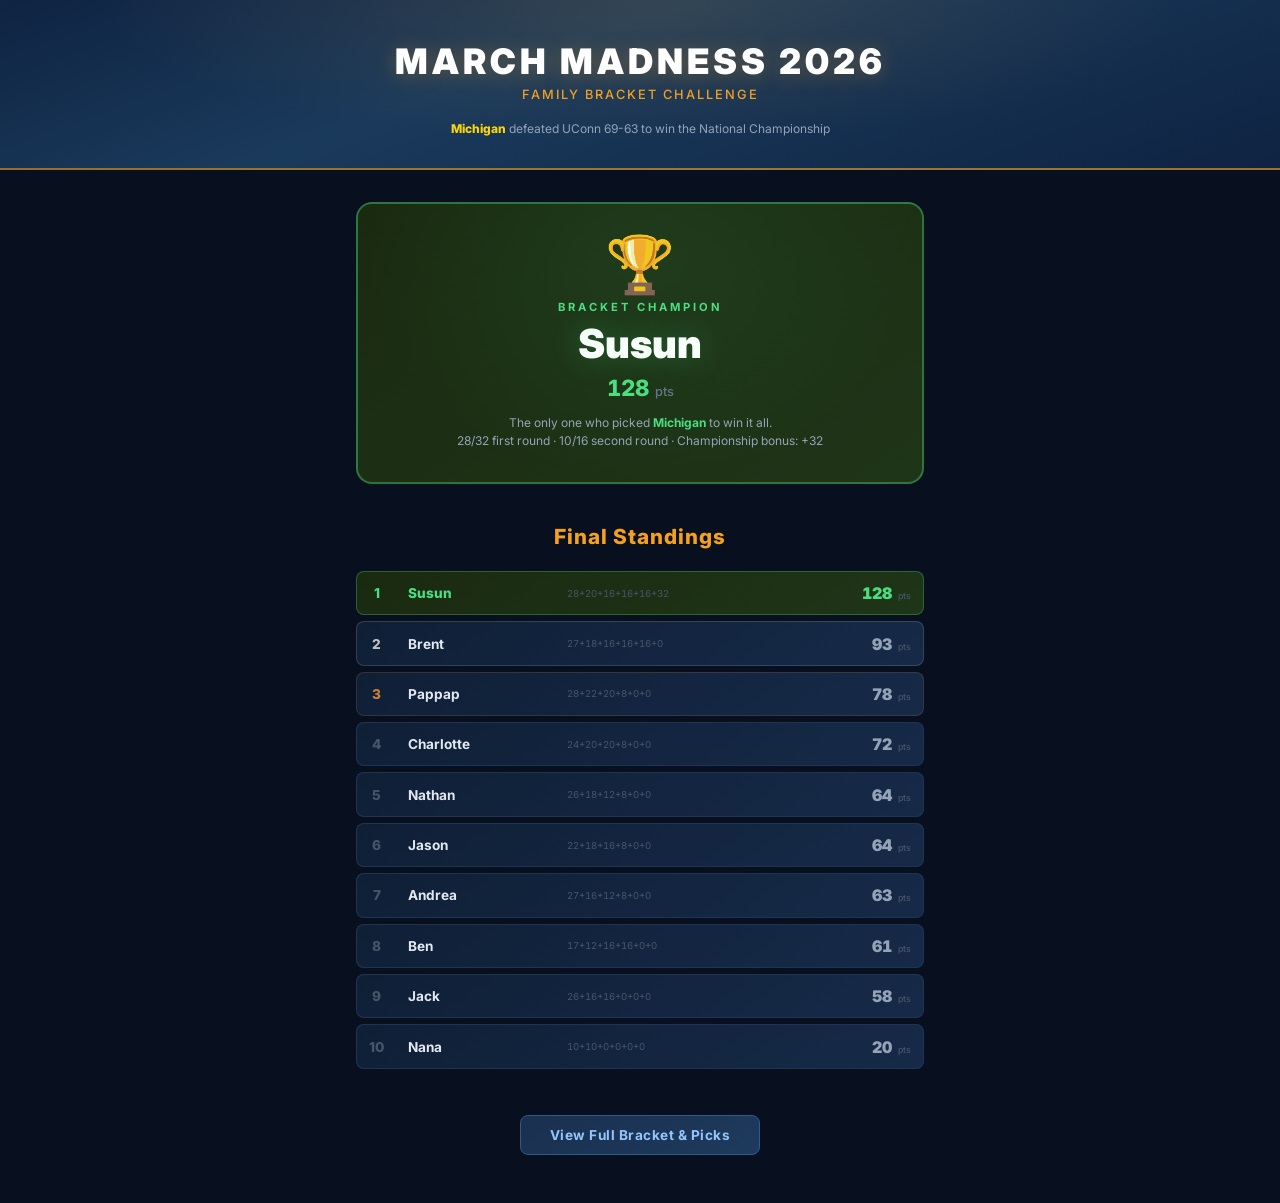
<file: index.html>
<!DOCTYPE html>
<html lang="en">
<head>
  <meta charset="UTF-8">
  <meta name="viewport" content="width=device-width, initial-scale=1.0">
  <title>March Madness 2026 — Family Bracket Challenge</title>
  <link rel="stylesheet" href="styles.css?v=25">
  <style>
    /* ── Victory Landing Page ────────────────── */
    .victory-header {
      background: linear-gradient(160deg, #0f2342 0%, #1a3a5c 40%, #0f2342 100%);
      border-bottom: 2px solid rgba(244, 160, 32, 0.6);
      padding: 2.5rem 1rem 2rem;
      text-align: center;
      position: relative;
      overflow: hidden;
    }
    .victory-header::before {
      content: '';
      position: absolute;
      inset: 0;
      background: radial-gradient(ellipse at 50% 0%, rgba(244, 160, 32, 0.12) 0%, transparent 60%);
      pointer-events: none;
    }
    .victory-header h1 {
      font-size: 2.2rem;
      font-weight: 900;
      color: #fff;
      letter-spacing: 4px;
      text-shadow: 0 2px 20px rgba(244, 160, 32, 0.3);
      position: relative;
    }
    .victory-header .subtitle {
      color: #f4a020;
      font-size: 0.8rem;
      font-weight: 500;
      margin-top: 0.3rem;
      letter-spacing: 2px;
      text-transform: uppercase;
      position: relative;
    }
    .tournament-result {
      margin-top: 1.2rem;
      font-size: 0.75rem;
      color: #94a3b8;
      position: relative;
    }
    .tournament-result strong {
      color: #ffd700;
      font-weight: 800;
    }

    /* ── Champion Banner ─────────────────────── */
    .champion-banner {
      max-width: 600px;
      margin: 2rem auto 0;
      padding: 0 1rem;
      text-align: center;
    }
    .champion-card {
      background: linear-gradient(145deg, #1a2a10, #1f3518);
      border: 2px solid rgba(74, 222, 128, 0.4);
      border-radius: 16px;
      padding: 2rem 1.5rem;
      position: relative;
      overflow: hidden;
    }
    .champion-card::before {
      content: '';
      position: absolute;
      inset: 0;
      background: radial-gradient(ellipse at 50% 20%, rgba(74, 222, 128, 0.08) 0%, transparent 70%);
      pointer-events: none;
    }
    .champion-trophy {
      font-size: 3.5rem;
      line-height: 1;
      margin-bottom: 0.5rem;
    }
    .champion-label {
      font-size: 0.7rem;
      font-weight: 700;
      letter-spacing: 3px;
      text-transform: uppercase;
      color: #4ade80;
      margin-bottom: 0.3rem;
    }
    .champion-name {
      font-size: 2.5rem;
      font-weight: 900;
      color: #fff;
      text-shadow: 0 0 30px rgba(74, 222, 128, 0.3);
      margin-bottom: 0.4rem;
    }
    .champion-score {
      font-size: 1.4rem;
      font-weight: 800;
      color: #4ade80;
      font-variant-numeric: tabular-nums;
    }
    .champion-score span {
      font-size: 0.8rem;
      font-weight: 500;
      color: #64748b;
    }
    .champion-detail {
      margin-top: 0.8rem;
      font-size: 0.75rem;
      color: #94a3b8;
      line-height: 1.5;
    }
    .champion-detail strong {
      color: #4ade80;
    }

    /* ── Final Leaderboard ───────────────────── */
    .final-leaderboard {
      max-width: 600px;
      margin: 2.5rem auto;
      padding: 0 1rem;
    }
    .final-leaderboard h2 {
      font-size: 1.3rem;
      font-weight: 800;
      color: #f4a020;
      text-align: center;
      letter-spacing: 1px;
      margin-bottom: 1rem;
    }
    .final-lb-table {
      width: 100%;
      border-collapse: separate;
      border-spacing: 0 6px;
    }
    .final-lb-row {
      background: linear-gradient(145deg, #0f1f36, #162a48);
      border-radius: 8px;
    }
    .final-lb-row td {
      padding: 0.7rem 0.75rem;
      border: 1px solid #1e3450;
      border-left: none;
      border-right: none;
    }
    .final-lb-row td:first-child {
      border-left: 1px solid #1e3450;
      border-radius: 8px 0 0 8px;
    }
    .final-lb-row td:last-child {
      border-right: 1px solid #1e3450;
      border-radius: 0 8px 8px 0;
    }
    .final-lb-row.rank-1 {
      background: linear-gradient(145deg, #1a2a10, #1f3518);
      border-color: rgba(74, 222, 128, 0.3);
    }
    .final-lb-row.rank-1 td {
      border-color: rgba(74, 222, 128, 0.3);
    }
    .final-lb-row.rank-2 td { border-color: rgba(192, 192, 192, 0.2); }
    .final-lb-row.rank-3 td { border-color: rgba(205, 127, 50, 0.2); }

    .lb-rank {
      font-size: 0.85rem;
      font-weight: 800;
      color: #475569;
      text-align: center;
      width: 32px;
    }
    .rank-1 .lb-rank { color: #4ade80; }
    .rank-2 .lb-rank { color: #c0c0c0; }
    .rank-3 .lb-rank { color: #cd7f32; }

    .lb-name {
      font-size: 0.85rem;
      font-weight: 700;
      color: #e2e8f0;
    }
    .rank-1 .lb-name { color: #4ade80; font-weight: 800; }

    .lb-pts {
      font-size: 1rem;
      font-weight: 900;
      color: #94a3b8;
      text-align: right;
      font-variant-numeric: tabular-nums;
      white-space: nowrap;
    }
    .rank-1 .lb-pts { color: #4ade80; }
    .lb-pts-label {
      font-size: 0.55rem;
      font-weight: 500;
      color: #475569;
      margin-left: 2px;
    }

    .lb-breakdown {
      font-size: 0.6rem;
      color: #475569;
      font-variant-numeric: tabular-nums;
      white-space: nowrap;
    }

    /* ── Picks images ────────────────────────── */
    .picks-gallery {
      max-width: 600px;
      margin: 0 auto 2.5rem;
      padding: 0 1rem;
    }
    .picks-gallery h2 {
      font-size: 1.3rem;
      font-weight: 800;
      color: #f4a020;
      text-align: center;
      letter-spacing: 1px;
      margin-bottom: 1rem;
    }
    .picks-grid {
      display: grid;
      grid-template-columns: repeat(auto-fill, minmax(100px, 1fr));
      gap: 0.75rem;
    }
    .pick-thumb {
      text-align: center;
      text-decoration: none;
    }
    .pick-thumb img {
      width: 100%;
      aspect-ratio: 1;
      object-fit: cover;
      border-radius: 8px;
      border: 2px solid #1e3450;
      transition: border-color 0.2s, transform 0.2s;
    }
    .pick-thumb:hover img {
      border-color: #f4a020;
      transform: scale(1.05);
    }
    .pick-thumb .pick-label {
      display: block;
      margin-top: 0.3rem;
      font-size: 0.65rem;
      font-weight: 700;
      color: #94a3b8;
    }

    /* ── Nav link to bracket ─────────────────── */
    .nav-links {
      text-align: center;
      margin: 2rem 0 3rem;
    }
    .nav-link {
      display: inline-block;
      padding: 0.7rem 1.8rem;
      background: linear-gradient(145deg, #1a3050, #1e3a5c);
      border: 1px solid #2d5a8f;
      border-radius: 8px;
      color: #93c5fd;
      font-size: 0.85rem;
      font-weight: 700;
      text-decoration: none;
      letter-spacing: 0.5px;
      transition: all 0.2s;
    }
    .nav-link:hover {
      background: linear-gradient(145deg, #1e3a5c, #234670);
      border-color: #60a5fa;
      color: #fff;
      box-shadow: 0 4px 20px rgba(59, 130, 246, 0.2);
    }

    @media (max-width: 768px) {
      .victory-header h1 { font-size: 1.5rem; letter-spacing: 2px; }
      .victory-header { padding: 1.5rem 0.5rem 1.2rem; }
      .champion-name { font-size: 1.8rem; }
      .champion-trophy { font-size: 2.5rem; }
      .champion-card { padding: 1.5rem 1rem; }
      .lb-breakdown { display: none; }
    }
  </style>
</head>
<body>

  <div class="victory-header">
    <h1>MARCH MADNESS 2026</h1>
    <div class="subtitle">Family Bracket Challenge</div>
    <div class="tournament-result">
      <strong>Michigan</strong> defeated UConn 69-63 to win the National Championship
    </div>
  </div>

  <div class="champion-banner">
    <div class="champion-card">
      <div class="champion-trophy">&#127942;</div>
      <div class="champion-label">Bracket Champion</div>
      <div class="champion-name">Susun</div>
      <div class="champion-score">128 <span>pts</span></div>
      <div class="champion-detail">
        The only one who picked <strong>Michigan</strong> to win it all.<br>
        28/32 first round &middot; 10/16 second round &middot; Championship bonus: +32
      </div>
    </div>
  </div>

  <section class="final-leaderboard">
    <h2>Final Standings</h2>
    <table class="final-lb-table">
      <tr class="final-lb-row rank-1">
        <td class="lb-rank">1</td>
        <td class="lb-name">Susun</td>
        <td class="lb-breakdown">28+20+16+16+16+32</td>
        <td class="lb-pts">128 <span class="lb-pts-label">pts</span></td>
      </tr>
      <tr class="final-lb-row rank-2">
        <td class="lb-rank">2</td>
        <td class="lb-name">Brent</td>
        <td class="lb-breakdown">27+18+16+16+16+0</td>
        <td class="lb-pts">93 <span class="lb-pts-label">pts</span></td>
      </tr>
      <tr class="final-lb-row rank-3">
        <td class="lb-rank">3</td>
        <td class="lb-name">Pappap</td>
        <td class="lb-breakdown">28+22+20+8+0+0</td>
        <td class="lb-pts">78 <span class="lb-pts-label">pts</span></td>
      </tr>
      <tr class="final-lb-row">
        <td class="lb-rank">4</td>
        <td class="lb-name">Charlotte</td>
        <td class="lb-breakdown">24+20+20+8+0+0</td>
        <td class="lb-pts">72 <span class="lb-pts-label">pts</span></td>
      </tr>
      <tr class="final-lb-row">
        <td class="lb-rank">5</td>
        <td class="lb-name">Nathan</td>
        <td class="lb-breakdown">26+18+12+8+0+0</td>
        <td class="lb-pts">64 <span class="lb-pts-label">pts</span></td>
      </tr>
      <tr class="final-lb-row">
        <td class="lb-rank">6</td>
        <td class="lb-name">Jason</td>
        <td class="lb-breakdown">22+18+16+8+0+0</td>
        <td class="lb-pts">64 <span class="lb-pts-label">pts</span></td>
      </tr>
      <tr class="final-lb-row">
        <td class="lb-rank">7</td>
        <td class="lb-name">Andrea</td>
        <td class="lb-breakdown">27+16+12+8+0+0</td>
        <td class="lb-pts">63 <span class="lb-pts-label">pts</span></td>
      </tr>
      <tr class="final-lb-row">
        <td class="lb-rank">8</td>
        <td class="lb-name">Ben</td>
        <td class="lb-breakdown">17+12+16+16+0+0</td>
        <td class="lb-pts">61 <span class="lb-pts-label">pts</span></td>
      </tr>
      <tr class="final-lb-row">
        <td class="lb-rank">9</td>
        <td class="lb-name">Jack</td>
        <td class="lb-breakdown">26+16+16+0+0+0</td>
        <td class="lb-pts">58 <span class="lb-pts-label">pts</span></td>
      </tr>
      <tr class="final-lb-row">
        <td class="lb-rank">10</td>
        <td class="lb-name">Nana</td>
        <td class="lb-breakdown">10+10+0+0+0+0</td>
        <td class="lb-pts">20 <span class="lb-pts-label">pts</span></td>
      </tr>
    </table>
  </section>

  <div class="nav-links">
    <a class="nav-link" href="bracket.html">View Full Bracket &amp; Picks</a>
  </div>

</body>
</html>
</file>
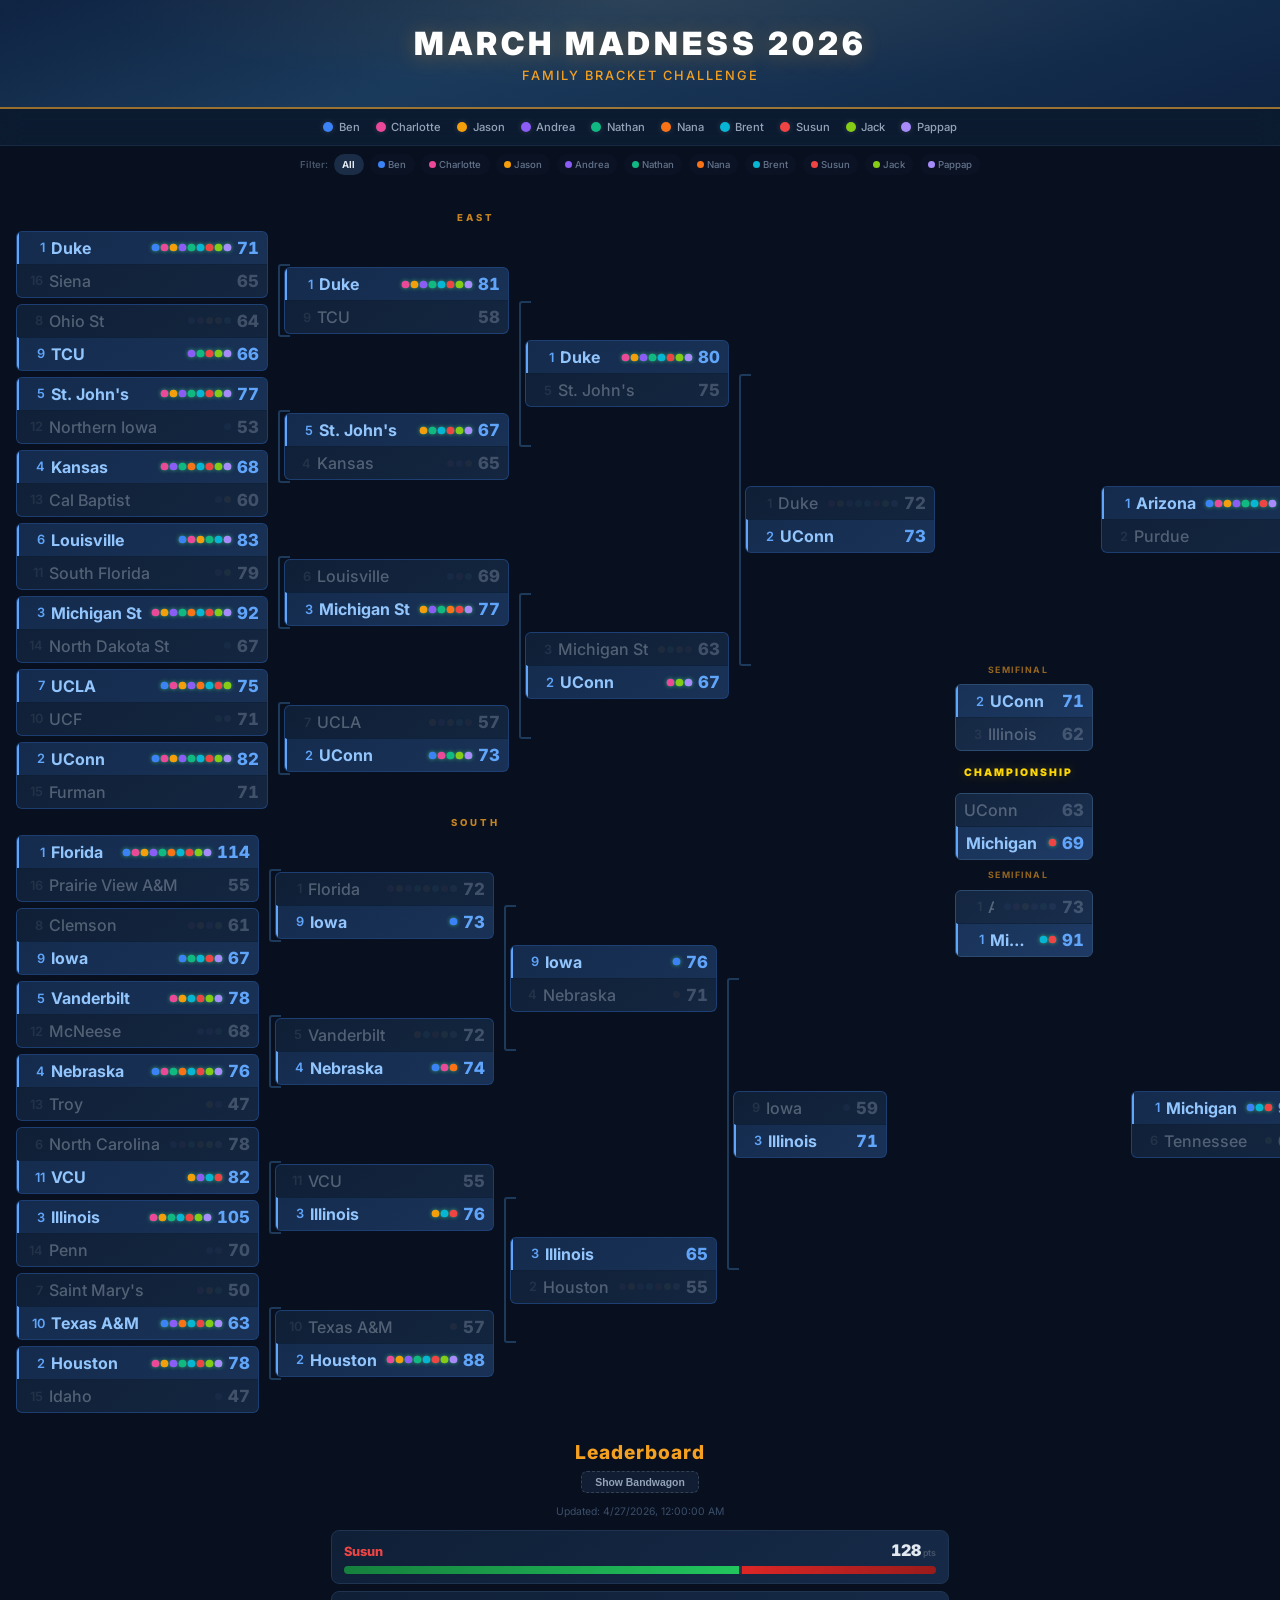
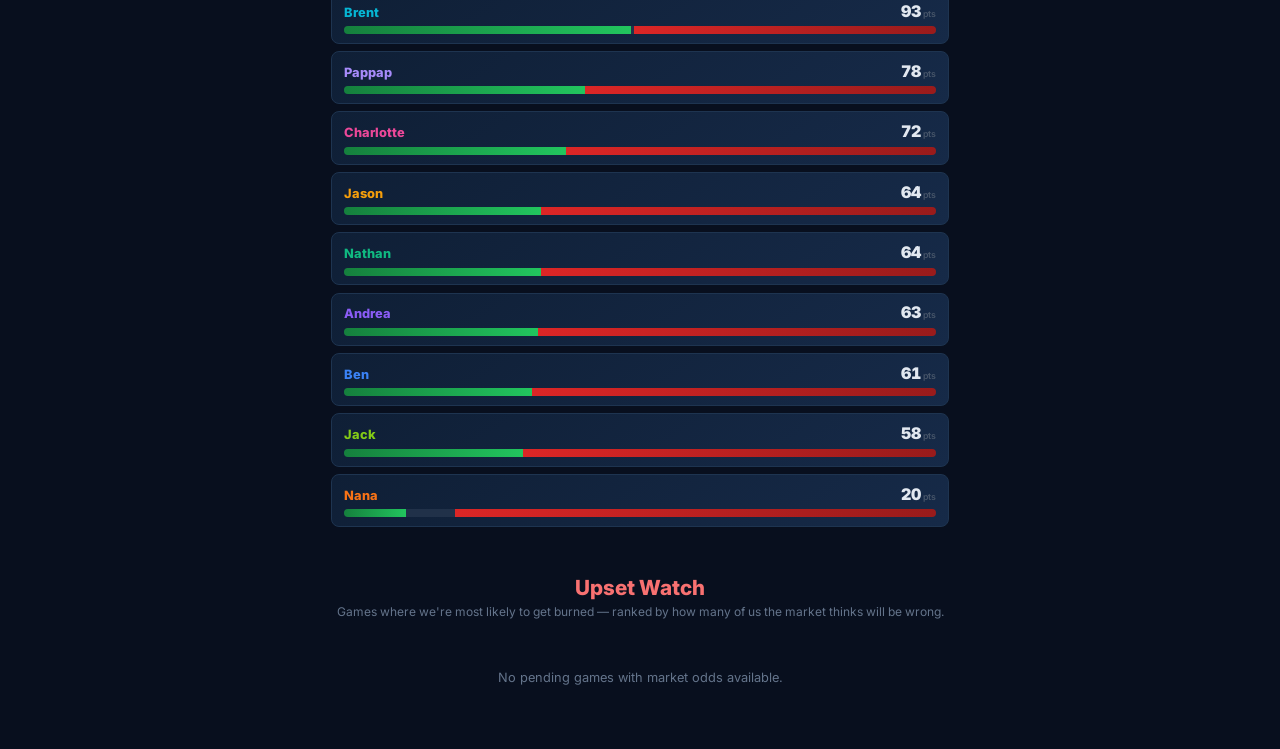
<file: bracket.html>
<!DOCTYPE html>
<html lang="en">
<head>
  <meta charset="UTF-8">
  <meta name="viewport" content="width=device-width, initial-scale=1.0">
  <title>March Madness 2026 — Family Bracket Challenge</title>
  <link rel="stylesheet" href="styles.css?v=24">
</head>
<body>
  <header>
    <h1>MARCH MADNESS 2026</h1>
    <div class="subtitle">Family Bracket Challenge</div>
  </header>

  <div class="legend" id="legend"></div>

  <!-- Mobile: leaderboard first, then tabbed regions -->
  <section class="leaderboard mobile-leaderboard" id="mobile-leaderboard-section">
    <h2>Leaderboard</h2>
    <div class="last-updated" id="mobile-last-updated"></div>
    <div class="lb-cards" id="mobile-leaderboard-body"></div>
  </section>

  <!-- Mobile: mini bracket overview -->
  <div class="mini-bracket-wrapper" id="mini-bracket-wrapper">
    <h2 class="mini-bracket-title">Tournament Bracket</h2>
    <div class="mini-bracket-hint">Swipe to scroll</div>
    <div class="mini-bracket-scroll">
      <div class="mini-bracket" id="mini-bracket"></div>
    </div>
  </div>

  <div class="mobile-bracket" id="mobile-bracket">
    <div class="mobile-filter-bar" id="mobile-filter-bar"></div>
    <div class="mobile-person-summary" id="mobile-person-summary"></div>
    <div class="mobile-region-tabs" id="mobile-region-tabs"></div>
    <div class="mobile-region-content" id="mobile-region-content"></div>
  </div>

  <!-- Desktop: full bracket view -->
  <div class="desktop-filter-bar desktop-only" id="desktop-filter-bar"></div>
  <div class="bracket-wrapper desktop-only">
    <div class="bracket" id="bracket"></div>
  </div>

  <section class="leaderboard desktop-only" id="leaderboard-section">
    <h2>Leaderboard</h2>
    <div class="last-updated" id="last-updated"></div>
    <div class="lb-cards" id="leaderboard-body"></div>
  </section>

  <!-- Risk Analysis section (both mobile and desktop) -->
  <section class="risk-section" id="risk-section">
    <h2 class="risk-title">Upset Watch</h2>
    <p class="risk-desc">Games where we're most likely to get burned — ranked by how many of us the market thinks will be wrong.</p>
    <div class="risk-cards" id="risk-cards"></div>
  </section>

  <!-- <a href="dev.html" class="dev-link">Dev Editor</a> -->
  <script src="app.js?v=24"></script>
</body>
</html>
</file>
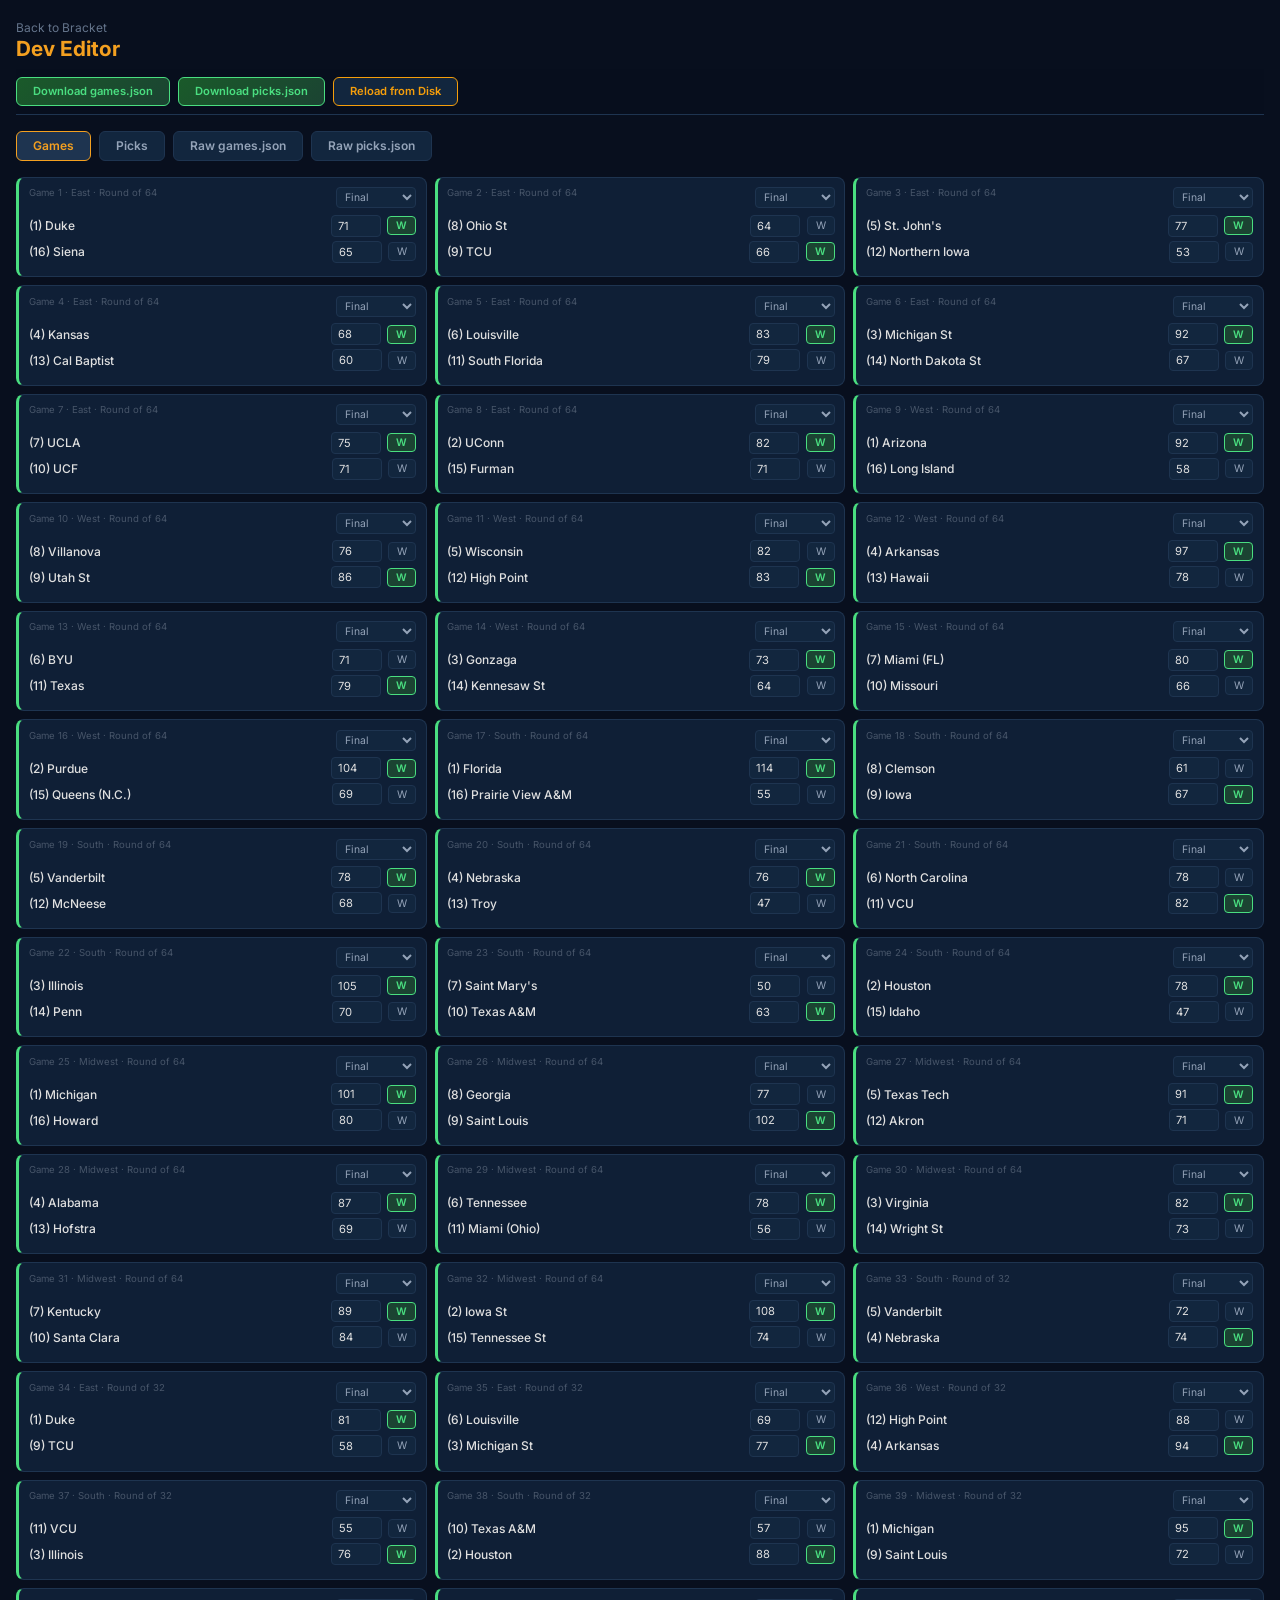
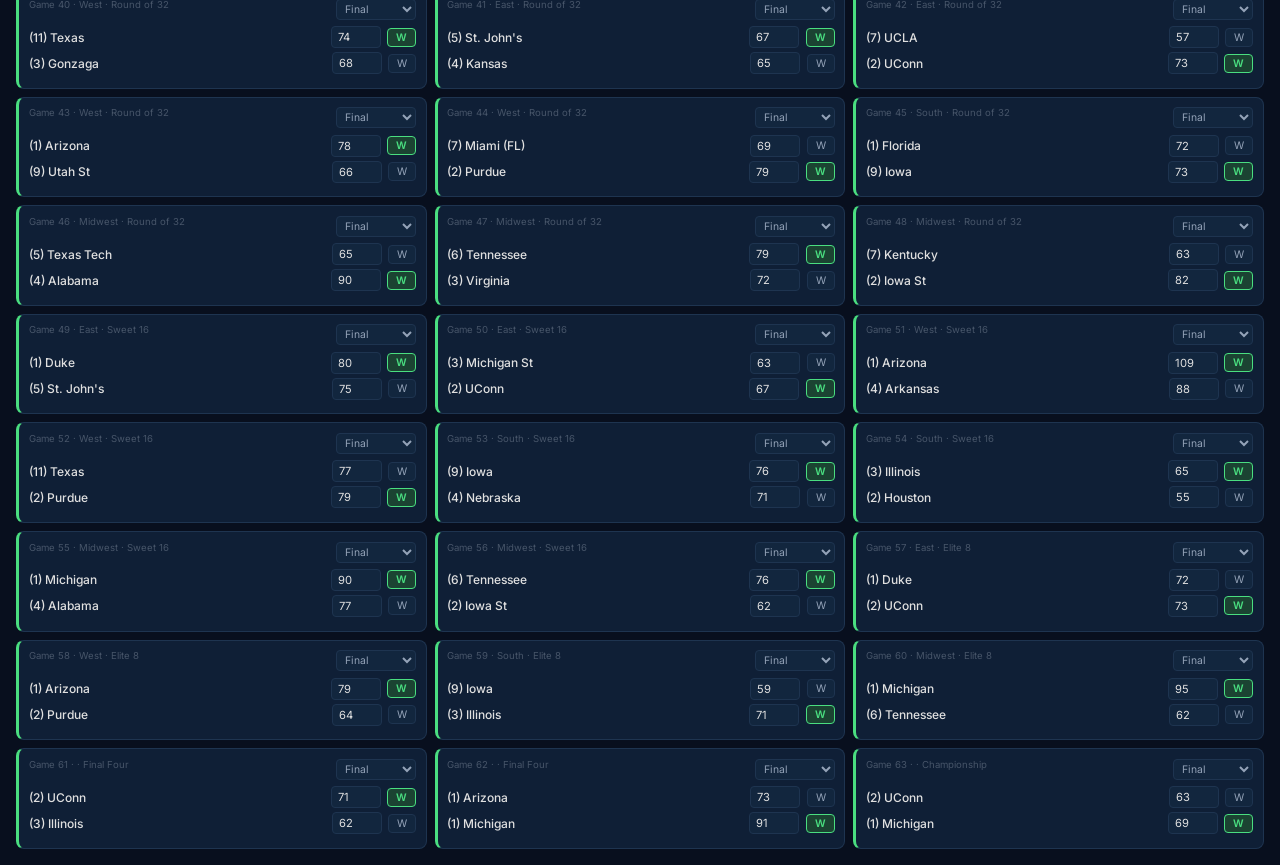
<file: dev.html>
<!DOCTYPE html>
<html lang="en">
<head>
  <meta charset="UTF-8">
  <meta name="viewport" content="width=device-width, initial-scale=1.0">
  <title>Dev Editor — March Madness</title>
  <link href="https://fonts.googleapis.com/css2?family=Inter:wght@400;500;600;700;800&display=swap" rel="stylesheet">
  <style>
    * { margin: 0; padding: 0; box-sizing: border-box; }
    body { font-family: 'Inter', sans-serif; background: #080f1e; color: #e0e0e0; padding: 1rem; }
    h1 { font-size: 1.3rem; color: #f4a020; margin-bottom: 0.5rem; }
    .back { color: #64748b; font-size: 0.75rem; text-decoration: none; }
    .back:hover { color: #f4a020; }

    /* Tabs */
    .tabs { display: flex; gap: 0.5rem; margin: 1rem 0; }
    .tab {
      padding: 0.4rem 1rem; background: #12263e; border: 1px solid #1e3450;
      border-radius: 6px; color: #94a3b8; cursor: pointer; font-size: 0.75rem;
      font-weight: 600; transition: all 0.15s;
    }
    .tab:hover { border-color: #2d5a8f; color: #fff; }
    .tab.active { background: #1e3450; border-color: #f4a020; color: #f4a020; }
    .panel { display: none; }
    .panel.active { display: block; }

    /* Action bar */
    .action-bar {
      position: sticky; top: 0; z-index: 10; background: rgba(8,15,30,0.95);
      backdrop-filter: blur(8px); padding: 0.5rem 0; border-bottom: 1px solid #1e3450;
      display: flex; gap: 0.5rem; align-items: center; flex-wrap: wrap;
    }
    .action-btn {
      padding: 0.4rem 1rem; border-radius: 6px; border: 1px solid #1e3450;
      background: #12263e; color: #94a3b8; cursor: pointer; font-size: 0.7rem;
      font-weight: 600; font-family: inherit; transition: all 0.15s;
    }
    .action-btn:hover { border-color: #2d5a8f; color: #fff; }
    .action-btn.primary { background: linear-gradient(135deg,#1a5a2a,#1b4332); border-color: #4ade80; color: #4ade80; }
    .action-btn.primary:hover { color: #fff; }
    .action-btn.warn { border-color: #f59e0b; color: #f59e0b; }
    .status-msg { font-size: 0.7rem; color: #4ade80; margin-left: auto; opacity: 0; transition: opacity 0.3s; }
    .status-msg.show { opacity: 1; }

    /* Games editor */
    .game-editor-grid { display: grid; grid-template-columns: repeat(auto-fill, minmax(320px, 1fr)); gap: 0.5rem; }
    .game-edit-card { background: #0f1f36; border: 1px solid #1e3450; border-radius: 8px; padding: 0.6rem; font-size: 0.75rem; }
    .game-edit-card.final { border-left: 3px solid #4ade80; }
    .game-edit-card.live { border-left: 3px solid #dc2626; }
    .gec-header { display: flex; justify-content: space-between; font-size: 0.6rem; color: #475569; margin-bottom: 0.4rem; }
    .gec-row { display: flex; align-items: center; gap: 0.4rem; margin: 0.25rem 0; }
    .gec-row label { flex: 1; font-weight: 500; }
    .gec-row input[type="number"] {
      width: 50px; background: #12263e; border: 1px solid #1e3450; border-radius: 4px;
      color: #e0e0e0; padding: 3px 6px; font-size: 0.7rem; font-family: inherit;
    }
    .gec-row input[type="number"]:focus { outline: none; border-color: #f4a020; }
    .winner-btn {
      padding: 2px 8px; border-radius: 4px; border: 1px solid #1e3450; background: #12263e;
      color: #94a3b8; cursor: pointer; font-size: 0.65rem; font-family: inherit; transition: all 0.15s;
    }
    .winner-btn:hover { border-color: #4ade80; color: #4ade80; }
    .winner-btn.selected { background: #1b4332; border-color: #4ade80; color: #4ade80; font-weight: 600; }
    .status-select {
      background: #12263e; border: 1px solid #1e3450; border-radius: 4px;
      color: #94a3b8; padding: 2px 4px; font-size: 0.65rem; font-family: inherit;
    }
    .status-select:focus { outline: none; border-color: #f4a020; }

    /* ── Picks bracket editor ───────────────── */
    .person-tabs { display: flex; gap: 0.4rem; margin-bottom: 1rem; flex-wrap: wrap; }
    .person-tab {
      padding: 0.35rem 0.8rem; border-radius: 6px; border: 2px solid #1e3450;
      background: #0f1f36; cursor: pointer; font-size: 0.7rem; font-weight: 600;
      transition: all 0.15s; color: #94a3b8;
    }
    .person-tab:hover { border-color: #2d5a8f; color: #fff; }
    .person-tab.active { color: #fff; }
    .person-tab .ptab-dot {
      display: inline-block; width: 8px; height: 8px; border-radius: 50%;
      margin-right: 4px; vertical-align: middle;
    }

    .bracket-editor { overflow-x: auto; padding-bottom: 1rem; }
    .region-bracket-ed {
      margin-bottom: 1.5rem;
    }
    .region-label-ed {
      font-size: 0.6rem; font-weight: 800; letter-spacing: 3px; text-transform: uppercase;
      color: #f4a020; margin-bottom: 0.4rem; opacity: 0.7;
    }
    .region-rounds-ed { display: flex; gap: 0; min-width: 700px; }
    .round-col-ed {
      display: flex; flex-direction: column; justify-content: space-around;
      min-width: 140px; padding: 0 3px;
    }
    .round-header-ed {
      text-align: center; font-size: 0.5rem; color: #475569; font-weight: 700;
      text-transform: uppercase; letter-spacing: 0.5px; padding: 0.2rem 0;
    }
    .game-slot-ed {
      flex: 1; display: flex; align-items: center;
    }
    .game-cell-ed {
      background: #0f1f36; border: 1px solid #1e3450; border-radius: 6px;
      width: 100%; margin: 2px 4px; overflow: hidden;
    }
    .team-btn-ed {
      display: flex; align-items: center; gap: 4px; width: 100%;
      padding: 5px 8px; border: none; background: transparent;
      color: #64748b; font-size: 0.65rem; font-family: inherit; font-weight: 500;
      cursor: pointer; transition: all 0.12s; text-align: left;
    }
    .team-btn-ed + .team-btn-ed { border-top: 1px solid #0a1628; }
    .team-btn-ed:hover:not(.empty) { background: rgba(45, 90, 143, 0.2); color: #fff; }
    .team-btn-ed.selected {
      background: rgba(74, 222, 128, 0.1); color: #4ade80; font-weight: 700;
    }
    .team-btn-ed.empty {
      cursor: default; color: #2a3a50; font-style: italic;
    }
    .team-btn-ed .seed-ed {
      font-size: 0.5rem; color: #475569; min-width: 14px; text-align: right;
    }
    .team-btn-ed.selected .seed-ed { color: #2d7a4a; }
    .team-btn-ed .tname-ed { flex: 1; }

    /* Final Four section */
    .ff-section-ed {
      display: flex; gap: 1rem; justify-content: center; align-items: flex-start;
      flex-wrap: wrap; margin-top: 1rem; padding-top: 1rem;
      border-top: 1px solid #1e3450;
    }
    .ff-game-ed {
      min-width: 160px;
    }
    .ff-label-ed {
      text-align: center; font-size: 0.55rem; font-weight: 700; letter-spacing: 1px;
      text-transform: uppercase; color: #f4a020; margin-bottom: 0.3rem; opacity: 0.7;
    }
    .champ-label-ed {
      text-align: center; font-size: 0.65rem; font-weight: 900; letter-spacing: 2px;
      text-transform: uppercase; color: #ffd700; margin-bottom: 0.3rem;
      text-shadow: 0 0 12px rgba(255,215,0,0.3);
    }

    /* Bracket connecting lines — left-flowing regions (East, South) */
    .region-rounds-ed:not(.region-right) > .round-col-ed:not(:first-child) .game-slot-ed { position: relative; }
    .region-rounds-ed:not(.region-right) > .round-col-ed:not(:first-child) .game-slot-ed::before {
      content: ''; position: absolute; left: 0; top: 25%; bottom: 25%; width: 8px;
      border-left: 2px solid #1e3a5a; border-top: 2px solid #1e3a5a;
      border-bottom: 2px solid #1e3a5a; border-radius: 3px 0 0 3px;
    }
    /* Bracket connecting lines — right-flowing regions (West, Midwest) */
    .region-right > .round-col-ed:not(:first-child) .game-slot-ed { position: relative; }
    .region-right > .round-col-ed:not(:first-child) .game-slot-ed::before {
      content: ''; position: absolute; right: 0; top: 25%; bottom: 25%; width: 8px;
      border-right: 2px solid #1e3a5a; border-top: 2px solid #1e3a5a;
      border-bottom: 2px solid #1e3a5a; border-radius: 0 3px 3px 0;
    }
    /* Align right-side regions to the right */
    .region-right { justify-content: flex-end; }

    /* Raw JSON */
    .json-editor {
      width: 100%; min-height: 400px; background: #0a1425; border: 1px solid #1e3450;
      border-radius: 8px; color: #94a3b8; padding: 0.75rem;
      font-family: 'SF Mono', 'Fira Code', monospace; font-size: 0.7rem;
      line-height: 1.5; resize: vertical; tab-size: 2;
    }
    .json-editor:focus { outline: none; border-color: #f4a020; }
    .json-error { color: #ef4444; font-size: 0.7rem; margin-top: 0.3rem; }
  </style>
</head>
<body>
  <a href="index.html" class="back">Back to Bracket</a>
  <h1>Dev Editor</h1>

  <div class="action-bar">
    <button class="action-btn primary" onclick="downloadGames()">Download games.json</button>
    <button class="action-btn primary" onclick="downloadPicks()">Download picks.json</button>
    <button class="action-btn warn" onclick="loadFromDisk()">Reload from Disk</button>
    <span class="status-msg" id="status-msg"></span>
  </div>

  <div class="tabs">
    <div class="tab active" onclick="switchTab('games')">Games</div>
    <div class="tab" onclick="switchTab('picks')">Picks</div>
    <div class="tab" onclick="switchTab('games-raw')">Raw games.json</div>
    <div class="tab" onclick="switchTab('picks-raw')">Raw picks.json</div>
  </div>

  <div class="panel active" id="panel-games"></div>
  <div class="panel" id="panel-picks"></div>
  <div class="panel" id="panel-games-raw">
    <textarea class="json-editor" id="games-raw-editor"></textarea>
    <div class="json-error" id="games-raw-error"></div>
  </div>
  <div class="panel" id="panel-picks-raw">
    <textarea class="json-editor" id="picks-raw-editor"></textarea>
    <div class="json-error" id="picks-raw-error"></div>
  </div>

  <script>
    // ═══════════════════════════════════════════════
    // DATA
    // ═══════════════════════════════════════════════
    let gamesData = null;
    let picksData = null;
    let selectedPerson = null;

    const ROUND_LABELS = {
      round1: "Round of 64", round2: "Round of 32", sweet16: "Sweet 16",
      elite8: "Elite 8", final4: "Final Four", championship: "Championship",
    };
    const ROUND_SHORT = {
      round1: "R64", round2: "R32", sweet16: "S16", elite8: "E8",
    };
    const PERSON_COLORS = {
      "Ben": "#3b82f6", "Charlotte": "#ec4899", "Jason": "#f59e0b", "Andrea": "#8b5cf6",
      "Nathan": "#10b981", "Nana": "#f97316", "Brent": "#06b6d4", "Susun": "#ef4444",
      "Jack": "#84cc16", "Pappap": "#a78bfa",
    };
    const ALL_REGIONS = ["East", "West", "South", "Midwest"];
    const REGION_PICK_OFFSETS = {
      East:    { round1: 0,  round2: 0,  sweet16: 0, elite8: 0 },
      West:    { round1: 8,  round2: 4,  sweet16: 2, elite8: 1 },
      South:   { round1: 16, round2: 8,  sweet16: 4, elite8: 2 },
      Midwest: { round1: 24, round2: 12, sweet16: 6, elite8: 3 },
    };
    const REGION_ROUNDS = ["round1", "round2", "sweet16", "elite8"];
    const GAMES_PER_ROUND = { round1: 8, round2: 4, sweet16: 2, elite8: 1 };

    async function loadData() {
      const [g, p] = await Promise.all([
        fetch("data/games.json", {cache: "no-store"}).then(r => r.json()),
        fetch("data/picks.json", {cache: "no-store"}).then(r => r.json()),
      ]);
      gamesData = g;
      picksData = p;
      if (!selectedPerson && picksData.members.length > 0) {
        selectedPerson = picksData.members[0].name;
      }
      renderGamesEditor();
      renderPicksBracket();
      syncRawEditors();
    }

    function getMember(name) {
      return picksData.members.find(m => m.name === name);
    }

    // ═══════════════════════════════════════════════
    // BRACKET STRUCTURE FOR PICKS
    // ═══════════════════════════════════════════════

    /**
     * For a given person, build the bracket tree showing their picks
     * and what the valid options are at each slot.
     * Returns per-region: { round1: [{team1, seed1, team2, seed2, picked}], round2: [...], ... }
     */
    function buildPersonBracket(member, region) {
      const rounds = {};
      const r1Offset = REGION_PICK_OFFSETS[region].round1;

      // R1: matchups from games.json
      const r1Slots = [];
      for (let i = 0; i < 8; i++) {
        const gameId = r1Offset + i + 1;
        const g = gamesData.games.find(gm => gm.id === gameId);
        const pickIdx = REGION_PICK_OFFSETS[region].round1 + i;
        const picked = member.picks.round1?.[pickIdx] || null;
        const slot = {
          team1: g?.team1 || "TBD", seed1: g?.seed1 ?? null,
          team2: g?.team2 || "TBD", seed2: g?.seed2 ?? null,
          picked,
          pickRound: "round1", pickIndex: pickIdx,
        };
        // If this game has play-in options (e.g. Miami (Ohio) vs SMU),
        // store them so the editor can show all choices
        if (g?.playInOptions) {
          slot.playInOptions = g.playInOptions;
          slot.playInSeed = g.seed2; // the play-in seed
        }
        r1Slots.push(slot);
      }
      rounds.round1 = r1Slots;

      // R2+: matchups from previous round picks
      let prevSlots = r1Slots;
      for (let ri = 1; ri < REGION_ROUNDS.length; ri++) {
        const roundKey = REGION_ROUNDS[ri];
        const numGames = GAMES_PER_ROUND[roundKey];
        const slots = [];
        for (let i = 0; i < numGames; i++) {
          const p1 = prevSlots[i * 2];
          const p2 = prevSlots[i * 2 + 1];
          // The two options are the picks from parent slots
          const t1 = p1?.picked || null;
          const t2 = p2?.picked || null;
          // Inherit seed from parent (handle play-in picks where picked team may not be team1/team2)
          const getSeed = (parent, team) => {
            if (!team || !parent) return null;
            if (team === parent.team1) return parent.seed1;
            if (team === parent.team2) return parent.seed2;
            if (parent.playInSeed != null) return parent.playInSeed; // play-in pick
            return null;
          };
          const s1 = getSeed(p1, t1);
          const s2 = getSeed(p2, t2);

          const pickIdx = REGION_PICK_OFFSETS[region][roundKey] + i;
          let picked = member.picks[roundKey]?.[pickIdx] || null;
          // Validate: picked must be one of the two options (or null)
          if (picked && picked !== t1 && picked !== t2) picked = null;

          slots.push({
            team1: t1, seed1: s1,
            team2: t2, seed2: s2,
            picked,
            pickRound: roundKey, pickIndex: pickIdx,
          });
        }
        rounds[roundKey] = slots;
        prevSlots = slots;
      }

      return rounds;
    }

    function buildPersonFinalFour(member) {
      // Get E8 winners from each region
      const regionBrackets = {};
      for (const r of ALL_REGIONS) {
        regionBrackets[r] = buildPersonBracket(member, r);
      }

      const eastPick = regionBrackets.East.elite8[0]?.picked || null;
      const southPick = regionBrackets.South.elite8[0]?.picked || null;
      const westPick = regionBrackets.West.elite8[0]?.picked || null;
      const midwestPick = regionBrackets.Midwest.elite8[0]?.picked || null;

      // Semi 1: East vs South
      let ff0Pick = member.picks.final4?.[0] || null;
      if (ff0Pick && ff0Pick !== eastPick && ff0Pick !== southPick) ff0Pick = null;

      // Semi 2: West vs Midwest
      let ff1Pick = member.picks.final4?.[1] || null;
      if (ff1Pick && ff1Pick !== westPick && ff1Pick !== midwestPick) ff1Pick = null;

      // Championship
      let champPick = member.picks.championship?.[0] || null;
      if (champPick && champPick !== ff0Pick && champPick !== ff1Pick) champPick = null;

      return {
        semi1: { team1: eastPick, team2: southPick, picked: ff0Pick, pickRound: "final4", pickIndex: 0 },
        semi2: { team1: westPick, team2: midwestPick, picked: ff1Pick, pickRound: "final4", pickIndex: 1 },
        champ: { team1: ff0Pick, team2: ff1Pick, picked: champPick, pickRound: "championship", pickIndex: 0 },
        regionBrackets,
      };
    }

    // ═══════════════════════════════════════════════
    // PICK MUTATION (with cascade)
    // ═══════════════════════════════════════════════

    function setPick(memberName, round, index, team) {
      const member = getMember(memberName);
      if (!member) return;

      const oldPick = member.picks[round][index];
      member.picks[round][index] = team;

      // Cascade: if the old pick was used in later rounds, clear those
      if (oldPick && oldPick !== team) {
        cascadeClear(member, round, index, oldPick);
      }

      syncRawEditors();
      renderPicksBracket();
      flash(team ? `${memberName}: ${team}` : `${memberName}: cleared`);
    }

    function cascadeClear(member, changedRound, changedIndex, oldTeam) {
      // Walk forward through rounds and clear any pick that was the oldTeam
      // and depended on the changed slot
      const allRounds = ["round1", "round2", "sweet16", "elite8", "final4", "championship"];
      const startIdx = allRounds.indexOf(changedRound);

      for (let ri = startIdx + 1; ri < allRounds.length; ri++) {
        const round = allRounds[ri];
        const picks = member.picks[round];
        if (!picks) continue;
        for (let i = 0; i < picks.length; i++) {
          if (picks[i] === oldTeam) {
            picks[i] = null;
          }
        }
      }
    }

    // ═══════════════════════════════════════════════
    // RENDER: PICKS BRACKET
    // ═══════════════════════════════════════════════

    function renderPicksBracket() {
      const container = document.getElementById("panel-picks");
      if (!picksData || !selectedPerson) { container.innerHTML = ""; return; }

      const member = getMember(selectedPerson);
      if (!member) return;

      let html = '';

      // Person tabs
      html += '<div class="person-tabs">';
      for (const m of picksData.members) {
        const color = PERSON_COLORS[m.name] || '#888';
        const active = m.name === selectedPerson ? 'active' : '';
        const borderColor = m.name === selectedPerson ? color : '';
        html += `<div class="person-tab ${active}" style="${active ? 'border-color:'+color : ''}"
          onclick="selectPerson('${escAttr(m.name)}')">
          <span class="ptab-dot" style="background:${color}"></span>${m.name}</div>`;
      }
      html += '</div>';

      // Build bracket data
      const ff = buildPersonFinalFour(member);

      // Render each region
      const RIGHT_REGIONS = new Set(["West", "Midwest"]);
      for (const region of ALL_REGIONS) {
        const rb = ff.regionBrackets[region];
        const isRight = RIGHT_REGIONS.has(region);
        html += `<div class="region-bracket-ed">`;
        html += `<div class="region-label-ed">${region}</div>`;
        html += `<div class="region-rounds-ed${isRight ? ' region-right' : ''}">`;

        const roundOrder = isRight ? [...REGION_ROUNDS].reverse() : REGION_ROUNDS;
        for (const roundKey of roundOrder) {
          const slots = rb[roundKey];
          html += `<div class="round-col-ed">`;
          html += `<div class="round-header-ed">${ROUND_SHORT[roundKey]}</div>`;
          for (const slot of slots) {
            html += renderPickSlot(slot, member.name);
          }
          html += `</div>`;
        }

        html += `</div></div>`;
      }

      // Final Four + Championship
      html += `<div class="ff-section-ed">`;
      html += `<div class="ff-game-ed"><div class="ff-label-ed">Semi: East vs South</div>`;
      html += renderPickSlot(ff.semi1, member.name);
      html += `</div>`;
      html += `<div class="ff-game-ed"><div class="champ-label-ed">Championship</div>`;
      html += renderPickSlot(ff.champ, member.name);
      html += `</div>`;
      html += `<div class="ff-game-ed"><div class="ff-label-ed">Semi: West vs Midwest</div>`;
      html += renderPickSlot(ff.semi2, member.name);
      html += `</div>`;
      html += `</div>`;

      container.innerHTML = html;
    }

    function renderPickSlot(slot, memberName) {
      // Build list of teams to show as buttons
      const teams = [];

      if (slot.playInOptions) {
        // Play-in game: team1 is fixed, team2 has multiple options
        teams.push({ name: slot.team1, seed: slot.seed1 });
        for (const opt of slot.playInOptions) {
          teams.push({ name: opt, seed: slot.playInSeed });
        }
      } else {
        teams.push({ name: slot.team1, seed: slot.seed1 });
        teams.push({ name: slot.team2, seed: slot.seed2 });
      }

      let html = `<div class="game-slot-ed"><div class="game-cell-ed">`;
      for (const t of teams) {
        const isEmpty = !t.name;
        const isSelected = t.name && slot.picked === t.name;
        const cls = isEmpty ? 'team-btn-ed empty' : (isSelected ? 'team-btn-ed selected' : 'team-btn-ed');

        if (isEmpty) {
          html += `<div class="${cls}"><span class="tname-ed">—</span></div>`;
        } else {
          const newVal = isSelected ? 'null' : `'${escAttr(t.name)}'`;
          html += `<div class="${cls}" onclick="setPick('${escAttr(memberName)}','${slot.pickRound}',${slot.pickIndex},${newVal})">`;
          if (t.seed != null) html += `<span class="seed-ed">${t.seed}</span>`;
          html += `<span class="tname-ed">${escHtml(t.name)}</span>`;
          html += `</div>`;
        }
      }
      html += `</div></div>`;
      return html;
    }

    function selectPerson(name) {
      selectedPerson = name;
      renderPicksBracket();
    }

    // ═══════════════════════════════════════════════
    // RENDER: GAMES EDITOR (unchanged)
    // ═══════════════════════════════════════════════

    function renderGamesEditor() {
      const container = document.getElementById("panel-games");
      let html = '<div class="game-editor-grid">';
      for (const game of gamesData.games) {
        const statusClass = game.status === "final" ? "final" : game.status === "live" ? "live" : "";
        html += `
          <div class="game-edit-card ${statusClass}" data-id="${game.id}">
            <div class="gec-header">
              <span>Game ${game.id} · ${game.region || ''} · ${ROUND_LABELS[game.round] || game.round}</span>
              <select class="status-select" onchange="setStatus(${game.id}, this.value)">
                <option value="upcoming" ${game.status==='upcoming'?'selected':''}>Upcoming</option>
                <option value="live" ${game.status==='live'?'selected':''}>Live</option>
                <option value="final" ${game.status==='final'?'selected':''}>Final</option>
              </select>
            </div>
            <div class="gec-row">
              <label>${game.seed1 ? '('+game.seed1+') ' : ''}${game.team1}</label>
              <input type="number" value="${game.score1 ?? ''}" onchange="setScore(${game.id}, 1, this.value)" placeholder="-">
              <button class="winner-btn ${game.winner===game.team1?'selected':''}" onclick="setWinner(${game.id}, '${escAttr(game.team1)}')">W</button>
            </div>
            <div class="gec-row">
              <label>${game.seed2 ? '('+game.seed2+') ' : ''}${game.team2}</label>
              <input type="number" value="${game.score2 ?? ''}" onchange="setScore(${game.id}, 2, this.value)" placeholder="-">
              <button class="winner-btn ${game.winner===game.team2?'selected':''}" onclick="setWinner(${game.id}, '${escAttr(game.team2)}')">W</button>
            </div>
          </div>`;
      }
      html += '</div>';
      container.innerHTML = html;
    }

    // ═══════════════════════════════════════════════
    // GAME MUTATIONS
    // ═══════════════════════════════════════════════

    function findGame(id) { return gamesData.games.find(g => g.id === id); }

    function setStatus(id, status) {
      const g = findGame(id);
      if (g) { g.status = status; syncRawEditors(); renderGamesEditor(); flash("Status updated"); }
    }
    function setScore(id, teamNum, val) {
      const g = findGame(id);
      if (!g) return;
      const score = val === '' ? null : parseInt(val);
      if (teamNum === 1) g.score1 = score; else g.score2 = score;
      syncRawEditors(); flash("Score updated");
    }
    function setWinner(id, team) {
      const g = findGame(id);
      if (!g) return;
      g.winner = g.winner === team ? null : team;
      if (g.winner) g.status = "final";
      syncRawEditors(); renderGamesEditor();
      flash("Winner " + (g.winner ? "set: " + g.winner : "cleared"));
    }

    // ═══════════════════════════════════════════════
    // UTILS
    // ═══════════════════════════════════════════════

    function escAttr(s) { return s ? s.replace(/'/g, "\\'").replace(/"/g, '&quot;') : ''; }
    function escHtml(s) {
      if (!s) return '';
      const d = document.createElement('div'); d.textContent = s; return d.innerHTML;
    }

    function syncRawEditors() {
      gamesData.lastUpdated = new Date().toISOString();
      document.getElementById("games-raw-editor").value = JSON.stringify(gamesData, null, 2);
      document.getElementById("picks-raw-editor").value = JSON.stringify(picksData, null, 2);
    }

    function downloadJSON(data, filename) {
      const blob = new Blob([JSON.stringify(data, null, 2)], { type: "application/json" });
      const url = URL.createObjectURL(blob);
      const a = document.createElement("a");
      a.href = url; a.download = filename; a.click();
      URL.revokeObjectURL(url);
    }
    function downloadGames() {
      try { gamesData = JSON.parse(document.getElementById("games-raw-editor").value); } catch(e) {}
      gamesData.lastUpdated = new Date().toISOString();
      downloadJSON(gamesData, "games.json");
      flash("Downloaded games.json — move it to data/");
    }
    function downloadPicks() {
      try { picksData = JSON.parse(document.getElementById("picks-raw-editor").value); } catch(e) {}
      downloadJSON(picksData, "picks.json");
      flash("Downloaded picks.json — move it to data/");
    }
    function loadFromDisk() { loadData(); flash("Reloaded from disk"); }

    function flash(msg) {
      const el = document.getElementById("status-msg");
      el.textContent = msg; el.classList.add("show");
      setTimeout(() => el.classList.remove("show"), 2500);
    }

    function switchTab(name) {
      document.querySelectorAll(".tab").forEach(t => t.classList.remove("active"));
      document.querySelectorAll(".panel").forEach(p => p.classList.remove("active"));
      event.target.classList.add("active");
      document.getElementById("panel-" + name).classList.add("active");
      if (name === "games-raw") syncRawEditors();
      if (name === "picks-raw") syncRawEditors();
      if (name === "games") { try { gamesData = JSON.parse(document.getElementById("games-raw-editor").value); } catch(e) {} renderGamesEditor(); }
      if (name === "picks") { try { picksData = JSON.parse(document.getElementById("picks-raw-editor").value); } catch(e) {} renderPicksBracket(); }
    }

    // ═══════════════════════════════════════════════
    // INIT
    // ═══════════════════════════════════════════════

    document.addEventListener("DOMContentLoaded", () => {
      loadData();
      for (const type of ["games", "picks"]) {
        document.getElementById(type + "-raw-editor").addEventListener("input", () => {
          try {
            JSON.parse(document.getElementById(type + "-raw-editor").value);
            document.getElementById(type + "-raw-error").textContent = "";
          } catch(e) {
            document.getElementById(type + "-raw-error").textContent = "JSON error: " + e.message;
          }
        });
      }
    });
  </script>
</body>
</html>
</file>
<file: styles.css>
@import url('https://fonts.googleapis.com/css2?family=Inter:wght@400;500;600;700;800;900&display=swap');

* { margin: 0; padding: 0; box-sizing: border-box; }

body {
  font-family: 'Inter', -apple-system, BlinkMacSystemFont, sans-serif;
  background: #080f1e;
  color: #e0e0e0;
  min-height: 100vh;
}

/* ── Header ─────────────────────────────────── */
header {
  background: linear-gradient(160deg, #0f2342 0%, #1a3a5c 40%, #0f2342 100%);
  border-bottom: 2px solid rgba(244, 160, 32, 0.6);
  padding: 1.5rem 1rem;
  text-align: center;
  position: relative;
  overflow: hidden;
}
header::before {
  content: '';
  position: absolute;
  inset: 0;
  background: radial-gradient(ellipse at 50% 0%, rgba(244, 160, 32, 0.08) 0%, transparent 60%);
  pointer-events: none;
}
header h1 {
  font-size: 2rem;
  font-weight: 900;
  color: #fff;
  letter-spacing: 4px;
  text-shadow: 0 2px 20px rgba(244, 160, 32, 0.3);
  position: relative;
}
header .subtitle {
  color: #f4a020;
  font-size: 0.8rem;
  font-weight: 500;
  margin-top: 0.3rem;
  letter-spacing: 2px;
  text-transform: uppercase;
  position: relative;
}

/* ── Legend ──────────────────────────────────── */
.legend {
  display: flex;
  justify-content: center;
  flex-wrap: wrap;
  gap: 1rem;
  padding: 0.7rem 1rem;
  background: rgba(13, 31, 53, 0.8);
  backdrop-filter: blur(10px);
  border-bottom: 1px solid rgba(30, 52, 80, 0.6);
}
.legend-item {
  display: flex;
  align-items: center;
  gap: 0.35rem;
  font-size: 0.7rem;
  font-weight: 500;
  color: #94a3b8;
}
.legend-dot {
  width: 10px;
  height: 10px;
  border-radius: 50%;
  box-shadow: 0 0 6px rgba(255,255,255,0.15);
}

/* ── Dev link ───────────────────────────────── */
.dev-link {
  position: fixed;
  bottom: 1rem;
  right: 1rem;
  background: rgba(30, 52, 80, 0.9);
  backdrop-filter: blur(8px);
  color: #64748b;
  font-size: 0.65rem;
  padding: 0.4rem 0.7rem;
  border-radius: 6px;
  text-decoration: none;
  border: 1px solid rgba(45, 74, 111, 0.5);
  z-index: 100;
  transition: all 0.2s;
}
.dev-link:hover {
  color: #f4a020;
  border-color: #f4a020;
}

/* ── Bracket ────────────────────────────────── */
.bracket-wrapper {
  overflow-x: auto;
  padding: 1.5rem 0.5rem;
  scrollbar-width: thin;
  scrollbar-color: #1e3450 transparent;
}
.bracket-wrapper::-webkit-scrollbar { height: 6px; }
.bracket-wrapper::-webkit-scrollbar-track { background: transparent; }
.bracket-wrapper::-webkit-scrollbar-thumb { background: #1e3450; border-radius: 3px; }

.scroll-hint {
  display: none;
  text-align: center;
  font-size: 0.65rem;
  color: #3b4f6b;
  padding: 0.3rem 0 0;
}

.bracket {
  display: flex;
  min-width: 1200px;
}

/* ── Bracket sides ──────────────────────────── */
.bracket-side {
  display: flex;
  flex-direction: column;
  flex: 1;
}

.region {
  flex: 1;
  display: flex;
  flex-direction: column;
}

.region-header {
  text-align: center;
  font-size: 0.6rem;
  font-weight: 800;
  letter-spacing: 3px;
  text-transform: uppercase;
  color: #f4a020;
  padding: 0.3rem;
  opacity: 0.8;
}

.region-rounds {
  display: flex;
  flex: 1;
}

/* Right side: visually reverse column order so R1 is on the outside */
.bracket-side.right .region-rounds {
  flex-direction: row-reverse;
}

/* ── Round columns ──────────────────────────── */
.round-col {
  display: flex;
  flex-direction: column;
  justify-content: space-around;
  min-width: 170px;
  padding: 0 2px;
}

.game-cell-wrapper {
  flex: 1;
  display: flex;
  align-items: center;
  position: relative;
}

/* ── Bracket lines (left side) ──────────────── */
.bracket-side.left .round-col:not(.r1) .game-cell-wrapper::before {
  content: '';
  position: absolute;
  left: 0;
  top: 25%;
  bottom: 25%;
  width: 10px;
  border-left: 2px solid #1e3a5a;
  border-top: 2px solid #1e3a5a;
  border-bottom: 2px solid #1e3a5a;
  border-radius: 3px 0 0 3px;
}

/* ── Bracket lines (right side) ─────────────── */
.bracket-side.right .round-col:not(.r1) .game-cell-wrapper::before {
  content: '';
  position: absolute;
  right: 0;
  top: 25%;
  bottom: 25%;
  width: 10px;
  border-right: 2px solid #1e3a5a;
  border-top: 2px solid #1e3a5a;
  border-bottom: 2px solid #1e3a5a;
  border-radius: 0 3px 3px 0;
}

/* ── Game cell ──────────────────────────────── */
.game-cell {
  background: linear-gradient(145deg, #0f1f36, #142640);
  border: 1px solid #1e3450;
  border-radius: 6px;
  margin: 3px 6px;
  font-size: 1rem;
  overflow: hidden;
  width: 100%;
  transition: border-color 0.2s, box-shadow 0.2s;
  cursor: pointer;
}
.game-cell:hover {
  border-color: #2d5a8f;
  box-shadow: 0 2px 12px rgba(0,0,0,0.3);
}
.game-cell.has-result {
  border-color: rgba(59, 130, 246, 0.3);
}
.game-cell.live {
  border-color: #dc2626;
  box-shadow: 0 0 12px rgba(220, 38, 38, 0.25);
}

/* ── Team row ───────────────────────────────── */
.team-row {
  display: flex;
  align-items: center;
  padding: 6px 8px;
  gap: 6px;
  min-height: 30px;
  transition: background 0.15s;
}
.team-row + .team-row {
  border-top: 1px solid rgba(13, 31, 53, 0.8);
}
.team-row.winner {
  background: rgba(59, 130, 246, 0.12);
  border-left: 2px solid #60a5fa;
}
.team-row.winner .team-name {
  font-weight: 700;
  color: #93c5fd;
}
.team-row.winner .seed {
  color: #60a5fa;
}
.team-row.loser {
  opacity: 0.35;
}
.seed {
  font-size: 0.8rem;
  font-weight: 600;
  color: #475569;
  min-width: 18px;
  text-align: right;
}
.team-name {
  flex: 1;
  white-space: nowrap;
  overflow: hidden;
  text-overflow: ellipsis;
  color: #cbd5e1;
  font-weight: 500;
}
.team-score {
  font-weight: 800;
  font-size: 1.05rem;
  font-variant-numeric: tabular-nums;
  min-width: 22px;
  text-align: right;
  color: #94a3b8;
  flex-shrink: 0;
}
.team-row.winner .team-score { color: #60a5fa; }

/* ── Odds badges ───────────────────────────── */
.team-odds {
  font-size: 0.8rem;
  font-weight: 700;
  font-variant-numeric: tabular-nums;
  padding: 1px 4px;
  border-radius: 3px;
  color: #64748b;
  background: rgba(30, 52, 80, 0.5);
  margin-left: 2px;
}
.team-odds.favored {
  color: #4ade80;
  background: rgba(74, 222, 128, 0.1);
}
.team-odds.underdog {
  color: #f87171;
  background: rgba(248, 113, 113, 0.1);
}

/* ── Pick dots ──────────────────────────────── */
.pick-dots {
  display: flex;
  gap: 2px;
  margin-left: auto;
  padding-left: 4px;
}
.pick-dot {
  width: 7px;
  height: 7px;
  border-radius: 50%;
  transition: opacity 0.2s, transform 0.15s;
  cursor: help;
}
.pick-dot.correct {
  opacity: 1;
  box-shadow: 0 0 4px rgba(74, 222, 128, 0.6);
  transform: scale(1.1);
}
.pick-dot.wrong {
  opacity: 0.2;
  filter: grayscale(0.5);
}
.pick-dot.pending {
  opacity: 0.45;
}
.pick-dot.live {
  opacity: 0.9;
  animation: dotPulse 1.5s infinite;
}

/* ── Status badge ───────────────────────────── */
.game-status-badge {
  text-align: center;
  font-size: 0.5rem;
  font-weight: 600;
  letter-spacing: 0.5px;
  padding: 2px 4px;
  color: #475569;
}
.game-status-badge.live {
  color: #fca5a5;
  animation: pulse 2s infinite;
}

@keyframes pulse {
  0%, 100% { opacity: 1; }
  50% { opacity: 0.5; }
}
@keyframes dotPulse {
  0%, 100% { transform: scale(1); }
  50% { transform: scale(1.3); }
}

/* ── Bracket center (FF + Champ) ────────────── */
.bracket-center {
  display: flex;
  flex-direction: column;
  justify-content: center;
  align-items: center;
  min-width: 150px;
  gap: 0.4rem;
  padding: 0 6px;
}
.ff-label {
  font-size: 0.55rem;
  font-weight: 700;
  letter-spacing: 1.5px;
  text-transform: uppercase;
  color: rgba(244, 160, 32, 0.6);
}
.champ-label {
  font-size: 0.65rem;
  font-weight: 900;
  letter-spacing: 2px;
  text-transform: uppercase;
  color: #ffd700;
  text-shadow: 0 0 12px rgba(255, 215, 0, 0.3);
  padding: 0.3rem 0;
}
.center-game {
  width: 100%;
}
.center-game .game-cell {
  background: linear-gradient(145deg, #142640, #1a3050);
  border-color: #2d4a6f;
}

/* ── Leaderboard ────────────────────────────── */
.leaderboard {
  max-width: 650px;
  margin: 0 auto 3rem;
  padding: 0 1rem;
}
.leaderboard h2 {
  font-size: 1.2rem;
  font-weight: 800;
  margin-bottom: 0.4rem;
  color: #f4a020;
  text-align: center;
  letter-spacing: 1px;
}
.last-updated {
  text-align: center;
  color: #3b4f6b;
  font-size: 0.65rem;
  margin-bottom: 0.75rem;
}
.r-align { text-align: right !important; }

.lb-cards {
  display: flex;
  flex-direction: column;
  gap: 0.45rem;
}

.lb-card {
  background: linear-gradient(145deg, #0f1f36, #162a48);
  border: 1px solid #1e3450;
  border-radius: 8px;
  padding: 0.55rem 0.75rem;
}

.lb-card-header {
  display: flex;
  align-items: baseline;
  justify-content: space-between;
  margin-bottom: 0.35rem;
}
.lb-card-name {
  font-size: 0.8rem;
  font-weight: 800;
}
.lb-card-pts {
  font-size: 1rem;
  font-weight: 900;
  font-variant-numeric: tabular-nums;
  color: #e2e8f0;
}
.lb-card-pts-label {
  font-size: 0.55rem;
  font-weight: 600;
  color: #475569;
}

/* Stacked bar */
.lb-bar {
  display: flex;
  width: 100%;
  height: 8px;
  background: rgba(30, 52, 80, 0.3);
  border-radius: 4px;
  overflow: hidden;
}
.lb-bar-earned {
  background: linear-gradient(90deg, #15803d, #22c55e);
  height: 100%;
  transition: width 0.4s ease-out;
}
.lb-bar-lost {
  background: linear-gradient(90deg, #dc2626, #991b1b);
  height: 100%;
  transition: width 0.4s ease-out;
}
.lb-bar-pending {
  background: rgba(51, 65, 85, 0.4);
  height: 100%;
  transition: width 0.4s ease-out;
}

/* Card interaction */
.lb-card {
  cursor: pointer;
  transition: border-color 0.2s, box-shadow 0.2s;
}
.lb-card:hover {
  border-color: #2d5a8f;
}

/* Expandable detail */
.lb-detail {
  max-height: 0;
  overflow: hidden;
  opacity: 0;
  transition: max-height 0.25s ease, opacity 0.2s ease, margin 0.2s ease;
  margin-top: 0;
}
.lb-card.expanded .lb-detail {
  max-height: 120px;
  opacity: 1;
  margin-top: 0.45rem;
}
.lb-detail-stats {
  display: flex;
  gap: 0.6rem;
  flex-wrap: wrap;
  margin-bottom: 0.3rem;
}
.lb-detail-stat {
  font-size: 0.6rem;
  font-weight: 700;
}
.lb-detail-stat.earned { color: #4ade80; }
.lb-detail-stat.lost { color: #f87171; }
.lb-detail-stat.pending { color: #64748b; }
.lb-detail-stat.max { color: #94a3b8; }

.lb-detail-picks {
  display: flex;
  gap: 0.6rem;
  margin-bottom: 0.35rem;
}
.lb-pick-stat {
  font-size: 0.55rem;
  font-weight: 600;
}
.lb-pick-stat.correct { color: #4ade80; }
.lb-pick-stat.correct::before { content: "✓ "; }
.lb-pick-stat.wrong { color: #f87171; }
.lb-pick-stat.wrong::before { content: "✗ "; }
.lb-pick-stat.pending { color: #64748b; }
.lb-pick-stat.pending::before { content: "… "; }

/* Round breakdown chips */
.lb-rounds {
  display: flex;
  gap: 0.25rem;
}
.lb-round-chip {
  display: flex;
  flex-direction: column;
  align-items: center;
  flex: 1;
  padding: 0.15rem 0;
  border-radius: 4px;
  background: rgba(15, 23, 42, 0.4);
}
.lb-round-chip.has-pts {
  background: rgba(34, 197, 94, 0.1);
}
.lb-round-label {
  font-size: 0.4rem;
  font-weight: 600;
  color: #475569;
  letter-spacing: 0.5px;
  text-transform: uppercase;
}
.lb-round-val {
  font-size: 0.6rem;
  font-weight: 700;
  color: #64748b;
  font-variant-numeric: tabular-nums;
}

/* Chalk baseline toggle */
.chalk-toggle {
  display: block;
  margin: 0 auto 0.75rem;
  padding: 0.3rem 0.8rem;
  font-size: 0.65rem;
  font-weight: 600;
  color: #94a3b8;
  background: rgba(30, 52, 80, 0.4);
  border: 1px dashed #334155;
  border-radius: 6px;
  cursor: pointer;
  transition: border-color 0.2s, color 0.2s;
}
.chalk-toggle:hover {
  border-color: #64748b;
  color: #cbd5e1;
}

/* Chalk card styling */
.lb-card-chalk {
  border-style: dashed;
  border-color: #334155;
  background: linear-gradient(145deg, #0c1628, #111d33);
  opacity: 0.8;
}
.lb-card-chalk .lb-card-name::after {
  content: " (always picks favorites)";
  font-size: 0.55rem;
  font-weight: 400;
  color: #475569;
}
.lb-round-chip.has-pts .lb-round-val {
  color: #4ade80;
}

/* ── Picks popover ─────────────────────────── */
.picks-popover {
  position: fixed;
  z-index: 1000;
  background: linear-gradient(145deg, #0f1f36, #162a48);
  border: 1px solid #2d5a8f;
  border-radius: 12px;
  padding: 0;
  min-width: 220px;
  max-width: 320px;
  box-shadow: 0 12px 40px rgba(0, 0, 0, 0.6), 0 0 0 1px rgba(45, 90, 143, 0.3);
  animation: popoverIn 0.15s ease-out;
  overflow: hidden;
}
@keyframes popoverIn {
  from { opacity: 0; transform: translateY(4px) scale(0.97); }
  to { opacity: 1; transform: translateY(0) scale(1); }
}

/* ── Popover status badge ── */
.pop-status-badge {
  text-align: center;
  font-size: 0.55rem;
  font-weight: 700;
  letter-spacing: 1.5px;
  text-transform: uppercase;
  color: #475569;
  padding: 0.4rem 0.5rem 0.3rem;
  background: rgba(13, 25, 42, 0.6);
}
.pop-status-badge.final { color: #64748b; }
.pop-status-badge.live {
  color: #fca5a5;
  animation: pulse 2s infinite;
}

/* ── Popover scoreboard ── */
.pop-scoreboard {
  padding: 0.2rem 0;
}
.pop-team-row {
  display: flex;
  align-items: center;
  padding: 0.45rem 0.75rem;
  gap: 0.5rem;
  transition: background 0.15s;
}
.pop-team-row + .pop-team-row {
  border-top: 1px solid rgba(30, 52, 80, 0.5);
}
.pop-team-row.winner {
  background: rgba(59, 130, 246, 0.12);
}
.pop-team-row.loser {
  opacity: 0.4;
}
.pop-seed {
  font-size: 0.55rem;
  font-weight: 600;
  color: #475569;
  min-width: 16px;
  text-align: right;
}
.pop-team-row.winner .pop-seed { color: #60a5fa; }
.pop-team-name {
  flex: 1;
  font-size: 0.8rem;
  font-weight: 600;
  color: #cbd5e1;
  white-space: nowrap;
  overflow: hidden;
  text-overflow: ellipsis;
}
.pop-team-row.winner .pop-team-name {
  color: #93c5fd;
  font-weight: 800;
}
.pop-odds {
  font-size: 0.6rem;
  font-weight: 700;
  font-variant-numeric: tabular-nums;
  padding: 1px 5px;
  border-radius: 3px;
  color: #64748b;
  background: rgba(30, 52, 80, 0.5);
}
.pop-odds.favored {
  color: #4ade80;
  background: rgba(74, 222, 128, 0.12);
}
.pop-odds.underdog {
  color: #f87171;
  background: rgba(248, 113, 113, 0.12);
}
.pop-score {
  font-size: 1rem;
  font-weight: 800;
  font-variant-numeric: tabular-nums;
  min-width: 28px;
  text-align: right;
  color: #94a3b8;
}
.pop-team-row.winner .pop-score { color: #60a5fa; }

/* ── Popover picks section ── */
.pop-picks-header {
  font-size: 0.55rem;
  font-weight: 700;
  letter-spacing: 1.5px;
  text-transform: uppercase;
  color: #475569;
  padding: 0.4rem 0.75rem 0.25rem;
  border-top: 1px solid rgba(30, 52, 80, 0.5);
}
.pop-pick-group {
  padding: 0.25rem 0.75rem 0.35rem;
}
.pop-pick-group:last-child { padding-bottom: 0.5rem; }
.pop-pick-group.no-pick {
  opacity: 0.5;
  border-top: 1px solid rgba(30, 52, 80, 0.3);
}
.pop-pick-team {
  font-size: 0.65rem;
  font-weight: 700;
  color: #cbd5e1;
  margin-bottom: 0.2rem;
}
.pop-pick-team.winner { color: #93c5fd; }
.pop-pick-team.loser {
  color: #64748b;
  text-decoration: line-through;
  opacity: 0.6;
}
.pop-pick-names {
  display: flex;
  flex-wrap: wrap;
  gap: 0.3rem;
}
.pop-picker {
  display: flex;
  align-items: center;
  gap: 0.25rem;
  font-size: 0.6rem;
  font-weight: 500;
  color: #94a3b8;
  background: rgba(15, 23, 42, 0.5);
  padding: 0.15rem 0.4rem;
  border-radius: 4px;
}
.pop-picker.correct {
  color: #4ade80;
  background: rgba(74, 222, 128, 0.08);
}
.pop-picker.wrong {
  color: #64748b;
  opacity: 0.5;
}
.pop-picker.pending {
  color: #64748b;
  opacity: 0.5;
}
.pop-picker-dot {
  width: 7px;
  height: 7px;
  border-radius: 50%;
  flex-shrink: 0;
}

/* ── Mobile bracket view ───────────────────── */
.mobile-leaderboard,
.mobile-bracket {
  display: none;
}

.mobile-region-tabs {
  display: flex;
  gap: 0;
  overflow-x: auto;
  -webkit-overflow-scrolling: touch;
  background: rgba(13, 31, 53, 0.8);
  border-bottom: 1px solid rgba(30, 52, 80, 0.6);
  scrollbar-width: none;
}
.mobile-region-tabs::-webkit-scrollbar { display: none; }

.mobile-tab {
  flex: 1;
  min-width: 0;
  padding: 0.6rem 0.4rem;
  background: none;
  border: none;
  color: #64748b;
  font-family: inherit;
  font-size: 0.7rem;
  font-weight: 600;
  letter-spacing: 0.5px;
  cursor: pointer;
  border-bottom: 2px solid transparent;
  transition: all 0.2s;
  white-space: nowrap;
}
.mobile-tab.active {
  color: #f4a020;
  border-bottom-color: #f4a020;
}

.mobile-region-content {
  padding: 0.75rem;
}

.mobile-round {
  margin-bottom: 1rem;
}

.mobile-round-label {
  font-size: 0.65rem;
  font-weight: 700;
  letter-spacing: 1.5px;
  text-transform: uppercase;
  color: #f4a020;
  margin-bottom: 0.4rem;
  opacity: 0.8;
}
.mobile-round-label.champ {
  color: #ffd700;
  text-shadow: 0 0 8px rgba(255, 215, 0, 0.3);
}

.mobile-game-card {
  background: linear-gradient(145deg, #0f1f36, #142640);
  border: 1px solid #1e3450;
  border-radius: 8px;
  margin-bottom: 0.5rem;
  overflow: hidden;
}
.mobile-game-card.has-result { border-color: rgba(59, 130, 246, 0.3); }
.mobile-game-card.live {
  border-color: #dc2626;
  box-shadow: 0 0 10px rgba(220, 38, 38, 0.2);
}

.mobile-team-row {
  padding: 0.5rem 0.65rem;
}
.mobile-team-row + .mobile-team-row {
  border-top: 1px solid rgba(13, 31, 53, 0.8);
}
.mobile-team-row.winner {
  background: rgba(59, 130, 246, 0.12);
  border-left: 3px solid #60a5fa;
}
.mobile-team-row.winner .mobile-team-name {
  color: #93c5fd;
  font-weight: 700;
}
.mobile-team-row.winner .mobile-seed {
  color: #60a5fa;
}
.mobile-team-row.loser {
  opacity: 0.35;
}

.mobile-team-info {
  display: flex;
  align-items: center;
  gap: 0.4rem;
}
.mobile-seed {
  font-size: 0.6rem;
  font-weight: 600;
  color: #475569;
  min-width: 16px;
  text-align: right;
}
.mobile-team-name {
  flex: 1;
  font-size: 0.8rem;
  font-weight: 600;
  color: #cbd5e1;
}
.mobile-team-row.winner .mobile-team-name {
  color: #fff;
  font-weight: 700;
}
.mobile-team-score {
  font-size: 0.85rem;
  font-weight: 700;
  color: #64748b;
  font-variant-numeric: tabular-nums;
}
.mobile-team-row.winner .mobile-team-score { color: #60a5fa; }

.mobile-team-odds {
  font-size: 0.65rem;
  font-weight: 700;
  font-variant-numeric: tabular-nums;
  padding: 1px 5px;
  border-radius: 3px;
  color: #64748b;
  background: rgba(30, 52, 80, 0.5);
  margin-left: 4px;
}
.mobile-team-odds.favored {
  color: #4ade80;
  background: rgba(74, 222, 128, 0.1);
}
.mobile-team-odds.underdog {
  color: #f87171;
  background: rgba(248, 113, 113, 0.1);
}

.mobile-pickers {
  display: flex;
  flex-wrap: wrap;
  gap: 0.3rem;
  margin-top: 0.3rem;
  padding-left: 1.6rem;
}
.mobile-picker-chip {
  display: flex;
  align-items: center;
  gap: 0.2rem;
  font-size: 0.6rem;
  font-weight: 500;
  color: #94a3b8;
  background: rgba(15, 23, 42, 0.5);
  padding: 0.15rem 0.4rem;
  border-radius: 4px;
}
.mobile-picker-chip.correct {
  color: #4ade80;
  background: rgba(74, 222, 128, 0.08);
}
.mobile-picker-chip.wrong {
  color: #64748b;
  opacity: 0.45;
}
.mobile-picker-dot {
  width: 6px;
  height: 6px;
  border-radius: 50%;
  flex-shrink: 0;
}

/* ── Mobile filter bar ─────────────────────── */
.mobile-filter-bar {
  display: flex;
  align-items: center;
  gap: 0.35rem;
  padding: 0.5rem 0.6rem;
  overflow-x: auto;
  -webkit-overflow-scrolling: touch;
  scrollbar-width: none;
  background: rgba(13, 31, 53, 0.6);
  border-bottom: 1px solid rgba(30, 52, 80, 0.4);
}
.mobile-filter-bar::-webkit-scrollbar { display: none; }

.filter-label {
  font-size: 0.6rem;
  font-weight: 600;
  color: #475569;
  white-space: nowrap;
  flex-shrink: 0;
}
.filter-btn {
  display: flex;
  align-items: center;
  gap: 0.2rem;
  padding: 0.25rem 0.45rem;
  border: 1.5px solid transparent;
  border-radius: 12px;
  background: rgba(15, 23, 42, 0.5);
  color: #64748b;
  font-family: inherit;
  font-size: 0.6rem;
  font-weight: 500;
  cursor: pointer;
  white-space: nowrap;
  flex-shrink: 0;
  transition: all 0.15s;
}
.filter-btn.active {
  background: rgba(30, 52, 80, 0.8);
  color: #e2e8f0;
  font-weight: 700;
}
.filter-dot {
  width: 7px;
  height: 7px;
  border-radius: 50%;
  flex-shrink: 0;
}

/* ── Person summary ───────────────────────── */
.mobile-person-summary {
  min-height: 0;
}
.person-summary-content {
  display: flex;
  align-items: center;
  justify-content: center;
  gap: 0.6rem;
  padding: 0.5rem 0.6rem;
  background: rgba(13, 31, 53, 0.4);
  border-bottom: 1px solid rgba(30, 52, 80, 0.4);
}
.person-summary-name {
  font-size: 0.85rem;
  font-weight: 800;
}
.person-summary-stats {
  font-size: 0.65rem;
  color: #94a3b8;
}
.stat-correct { color: #60a5fa; font-weight: 700; }
.stat-wrong { color: #f87171; font-weight: 700; }
.stat-pending { color: #94a3b8; font-weight: 700; }

/* ── Filter highlighting ──────────────────── */
.mobile-picker-chip.dimmed {
  opacity: 0.2;
}
.mobile-picker-chip.highlighted {
  outline: 1.5px solid rgba(255, 255, 255, 0.4);
  font-weight: 700;
}
.mobile-team-row.person-picked {
  border-left: 3px solid #f4a020;
}

/* ── Desktop filter bar ──────────────────── */
.desktop-filter-bar {
  display: flex;
  align-items: center;
  justify-content: center;
  gap: 0.4rem;
  padding: 0.5rem 1rem;
  flex-wrap: wrap;
}

/* ── Person filter coloring (shared desktop + mobile) ── */
.game-cell.filter-correct {
  border-color: #22c55e;
  box-shadow: 0 0 8px rgba(34, 197, 94, 0.25);
}
.game-cell.filter-correct .team-row.person-picked {
  background: rgba(34, 197, 94, 0.15);
  border-left: 2px solid #22c55e;
}
.game-cell.filter-correct .team-row.person-picked .team-name {
  color: #4ade80;
  font-weight: 700;
}
.game-cell.filter-wrong {
  border-color: #ef4444;
  box-shadow: 0 0 8px rgba(239, 68, 68, 0.2);
}
.game-cell.filter-wrong .team-row.person-picked {
  background: rgba(239, 68, 68, 0.12);
  border-left: 2px solid #ef4444;
}
.game-cell.filter-wrong .team-row.person-picked .team-name {
  color: #f87171;
  font-weight: 700;
}
.game-cell.filter-pending {
  border-color: #475569;
}
.game-cell.filter-no-pick {
  opacity: 0.25;
}

/* Mobile filter coloring */
.mobile-game-card.filter-correct {
  border-color: #22c55e;
  box-shadow: 0 0 8px rgba(34, 197, 94, 0.2);
}
.mobile-game-card.filter-correct .mobile-team-row.person-picked {
  background: rgba(34, 197, 94, 0.15);
  border-left: 3px solid #22c55e;
}
.mobile-game-card.filter-correct .mobile-team-row.person-picked .mobile-team-name {
  color: #4ade80;
  font-weight: 700;
}
.mobile-game-card.filter-wrong {
  border-color: #ef4444;
  box-shadow: 0 0 8px rgba(239, 68, 68, 0.2);
}
.mobile-game-card.filter-wrong .mobile-team-row.person-picked {
  background: rgba(239, 68, 68, 0.12);
  border-left: 3px solid #ef4444;
}
.mobile-game-card.filter-wrong .mobile-team-row.person-picked .mobile-team-name {
  color: #f87171;
  font-weight: 700;
}
.mobile-game-card.filter-pending {
  border-color: #475569;
}
.mobile-game-card.filter-no-pick {
  opacity: 0.25;
}

/* ── Mini bracket (mobile overview) ─────────── */
.mini-bracket-wrapper {
  display: none;
  background: rgba(13, 31, 53, 0.6);
  border: 1px solid #1e3450;
  border-radius: 10px;
  margin: 0.75rem 0.5rem;
  padding-bottom: 0.5rem;
}
.mini-bracket-title {
  font-size: 0.8rem;
  font-weight: 800;
  letter-spacing: 1.5px;
  text-transform: uppercase;
  color: #f4a020;
  text-align: center;
  padding: 0.75rem 0 0.4rem;
}
.mini-bracket-hint {
  text-align: center;
  font-size: 0.6rem;
  color: #3b4f6b;
  margin-bottom: 0.3rem;
}
.mini-bracket-scroll {
  overflow-x: auto;
  overflow-y: hidden;
  -webkit-overflow-scrolling: touch;
  scrollbar-width: thin;
  scrollbar-color: #1e3450 transparent;
  padding: 0 0.25rem 0.5rem;
}
.mini-bracket-scroll::-webkit-scrollbar { height: 4px; }
.mini-bracket-scroll::-webkit-scrollbar-thumb { background: #1e3450; border-radius: 2px; }

/* The mini bracket reuses the desktop .bracket structure but scaled down.
   We use a wrapper trick: the inner element is full-size but scaled,
   and the outer scroll container clips it. JS sets the correct height. */
.mini-bracket {
  display: flex;
  min-width: 1200px;
  transform: scale(1);
  transform-origin: top left;
  width: 1200px;
}

/* ── Risk / KL Divergence Section ───────────── */
.risk-section {
  max-width: 900px;
  margin: 2rem auto;
  padding: 0 1rem;
}
.risk-title {
  font-size: 1.3rem;
  font-weight: 800;
  color: #f87171;
  text-align: center;
  margin-bottom: 0.25rem;
}
.risk-desc {
  text-align: center;
  font-size: 0.75rem;
  color: #64748b;
  margin: 0 0 1.2rem;
}
.risk-cards {
  display: flex;
  flex-direction: column;
  gap: 0.75rem;
}
.risk-card {
  background: linear-gradient(145deg, #1a1020, #1c1230);
  border: 1px solid #3b1d4e;
  border-radius: 10px;
  padding: 1rem;
  transition: border-color 0.2s;
}
.risk-card:hover {
  border-color: #f87171;
}
.risk-card-header {
  display: flex;
  justify-content: space-between;
  align-items: center;
  margin-bottom: 0.75rem;
}
.risk-matchup {
  font-size: 1rem;
  font-weight: 700;
  color: #e2e8f0;
}
.risk-seed {
  font-size: 0.75rem;
  color: #64748b;
  font-weight: 600;
}
.risk-vs {
  font-size: 0.7rem;
  color: #475569;
  margin: 0 0.4rem;
  font-weight: 400;
}
.risk-round {
  font-size: 0.7rem;
  font-weight: 700;
  color: #94a3b8;
  background: rgba(148, 163, 184, 0.1);
  padding: 2px 8px;
  border-radius: 4px;
}

.risk-comparison {
  display: grid;
  grid-template-columns: 1fr 1fr;
  gap: 1rem;
  margin-bottom: 0.75rem;
}
.risk-team-block {
  display: flex;
  flex-direction: column;
  gap: 0.35rem;
}
.risk-team-name {
  font-size: 0.8rem;
  font-weight: 700;
  color: #cbd5e1;
}
.risk-bars {
  display: flex;
  flex-direction: column;
  gap: 4px;
}
.risk-bar-row {
  display: flex;
  align-items: center;
  gap: 6px;
}
.risk-bar-label {
  font-size: 0.6rem;
  color: #64748b;
  width: 40px;
  text-align: right;
  flex-shrink: 0;
}
.risk-bar-track {
  flex: 1;
  height: 8px;
  background: rgba(30, 41, 59, 0.8);
  border-radius: 4px;
  overflow: hidden;
}
.risk-bar-fill {
  height: 100%;
  border-radius: 4px;
  transition: width 0.4s ease;
}
.risk-bar-fill.market {
  background: linear-gradient(90deg, #3b82f6, #60a5fa);
}
.risk-bar-fill.family {
  background: linear-gradient(90deg, #f59e0b, #fbbf24);
}
.risk-bar-val {
  font-size: 0.65rem;
  font-weight: 700;
  color: #94a3b8;
  width: 30px;
  font-variant-numeric: tabular-nums;
}

.risk-pickers {
  display: flex;
  flex-wrap: wrap;
  gap: 4px;
}
.risk-picker-chip {
  display: inline-flex;
  align-items: center;
  gap: 3px;
  font-size: 0.6rem;
  color: #94a3b8;
  background: rgba(30, 41, 59, 0.5);
  padding: 1px 6px;
  border-radius: 8px;
}
.risk-picker-dot {
  width: 6px;
  height: 6px;
  border-radius: 50%;
  flex-shrink: 0;
}
.risk-card-footer {
  display: flex;
  flex-wrap: wrap;
  align-items: center;
  gap: 1rem;
  padding-top: 0.5rem;
  border-top: 1px solid rgba(59, 29, 78, 0.5);
}
.risk-metric {
  display: flex;
  flex-direction: column;
  gap: 1px;
}
.risk-metric-label {
  font-size: 0.55rem;
  color: #64748b;
  text-transform: uppercase;
  letter-spacing: 0.5px;
}
.risk-metric-val {
  font-size: 0.85rem;
  font-weight: 800;
  color: #f87171;
  font-variant-numeric: tabular-nums;
}
.risk-danger-bar {
  flex: 1;
  min-width: 80px;
  height: 6px;
  background: rgba(30, 41, 59, 0.6);
  border-radius: 3px;
  overflow: hidden;
}
.risk-danger-fill {
  height: 100%;
  border-radius: 3px;
  background: linear-gradient(90deg, #f59e0b, #ef4444, #dc2626);
}
.risk-empty {
  text-align: center;
  color: #64748b;
  font-size: 0.8rem;
  padding: 2rem;
}

/* ── Responsive ─────────────────────────────── */
@media (max-width: 768px) {
  header h1 { font-size: 1.4rem; letter-spacing: 2px; }
  header { padding: 1rem 0.5rem; }
  .legend { gap: 0.6rem; padding: 0.5rem 0.5rem; }

  /* Hide desktop bracket + leaderboard, show mobile versions */
  .desktop-only { display: none !important; }
  .mobile-leaderboard { display: block; }
  .mini-bracket-wrapper { display: block; }
  .mobile-bracket { display: block; }

  .leaderboard { padding: 0 0.5rem; }
  .lb-card-name { font-size: 0.7rem; }
  .lb-card-pts { font-size: 0.85rem; }
  .picks-popover { min-width: 180px; max-width: 280px; }
  .desktop-filter-bar { display: none; }
}
</file>
